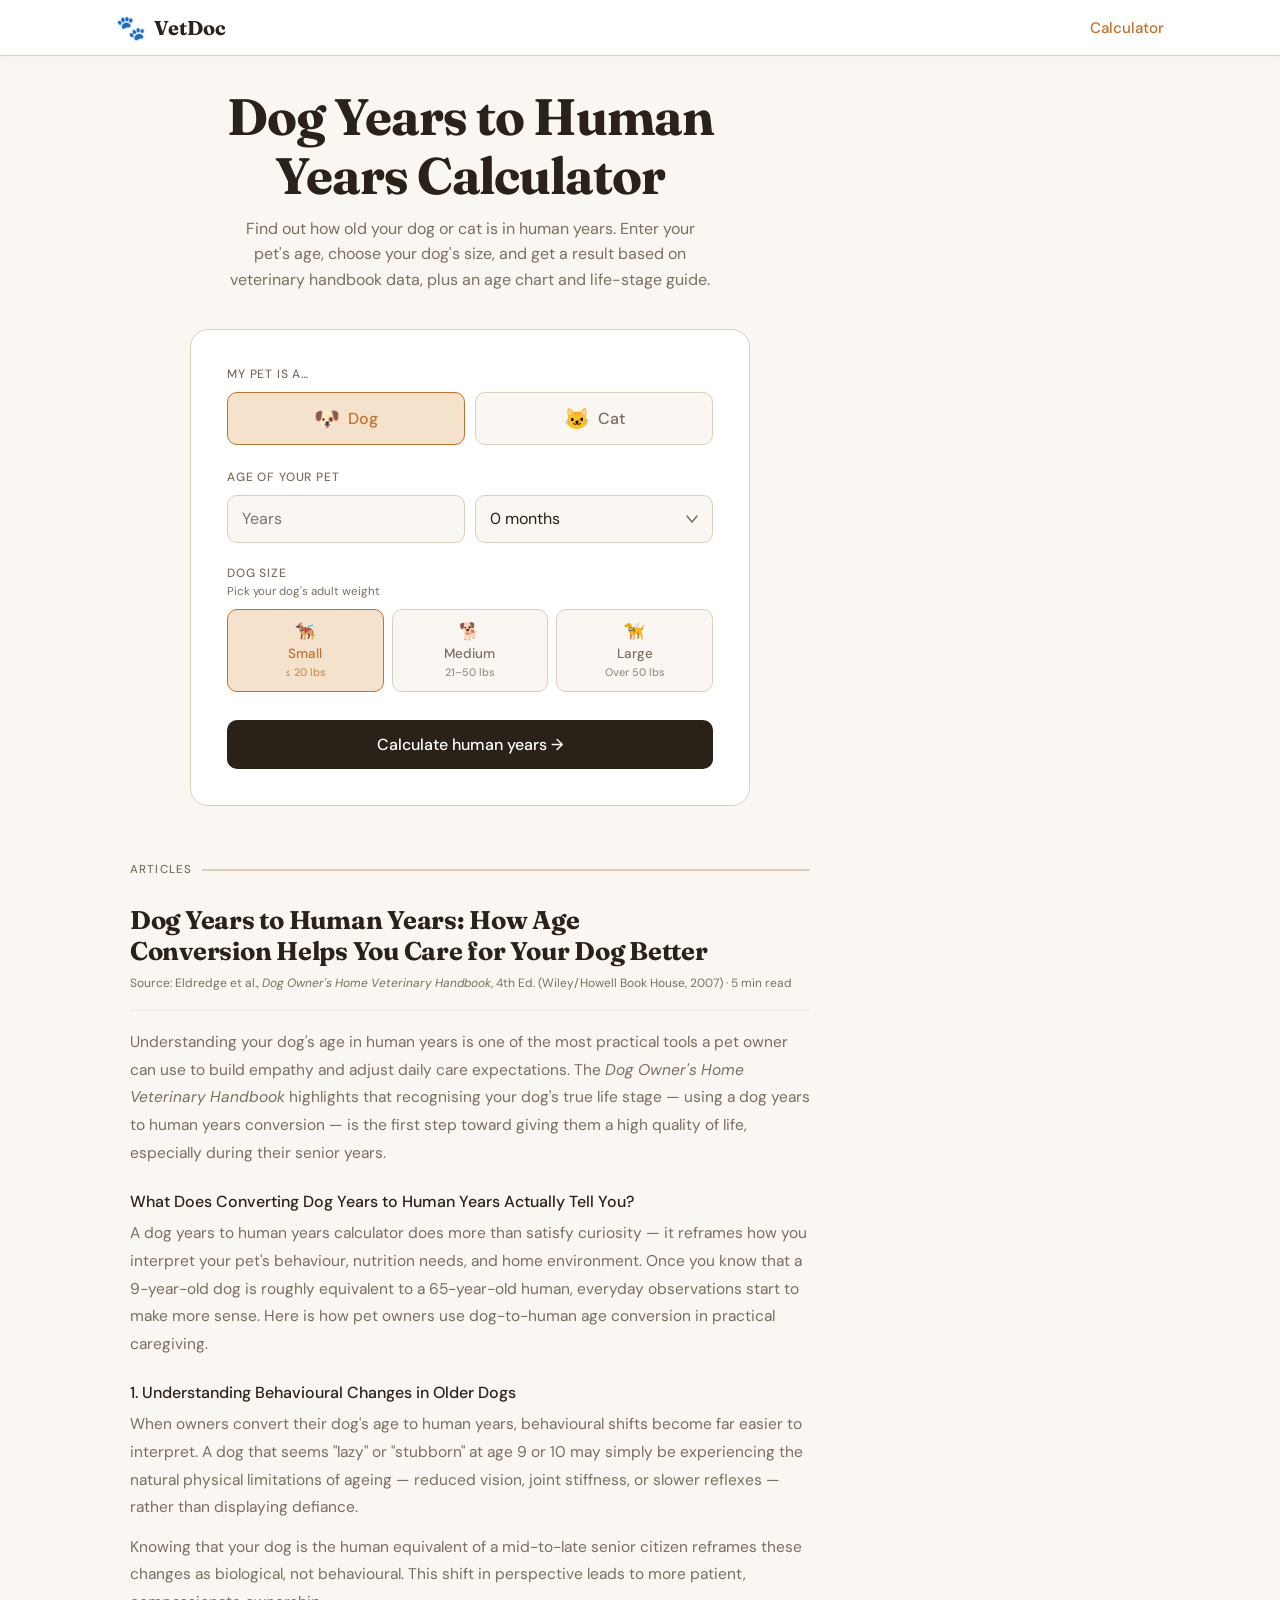
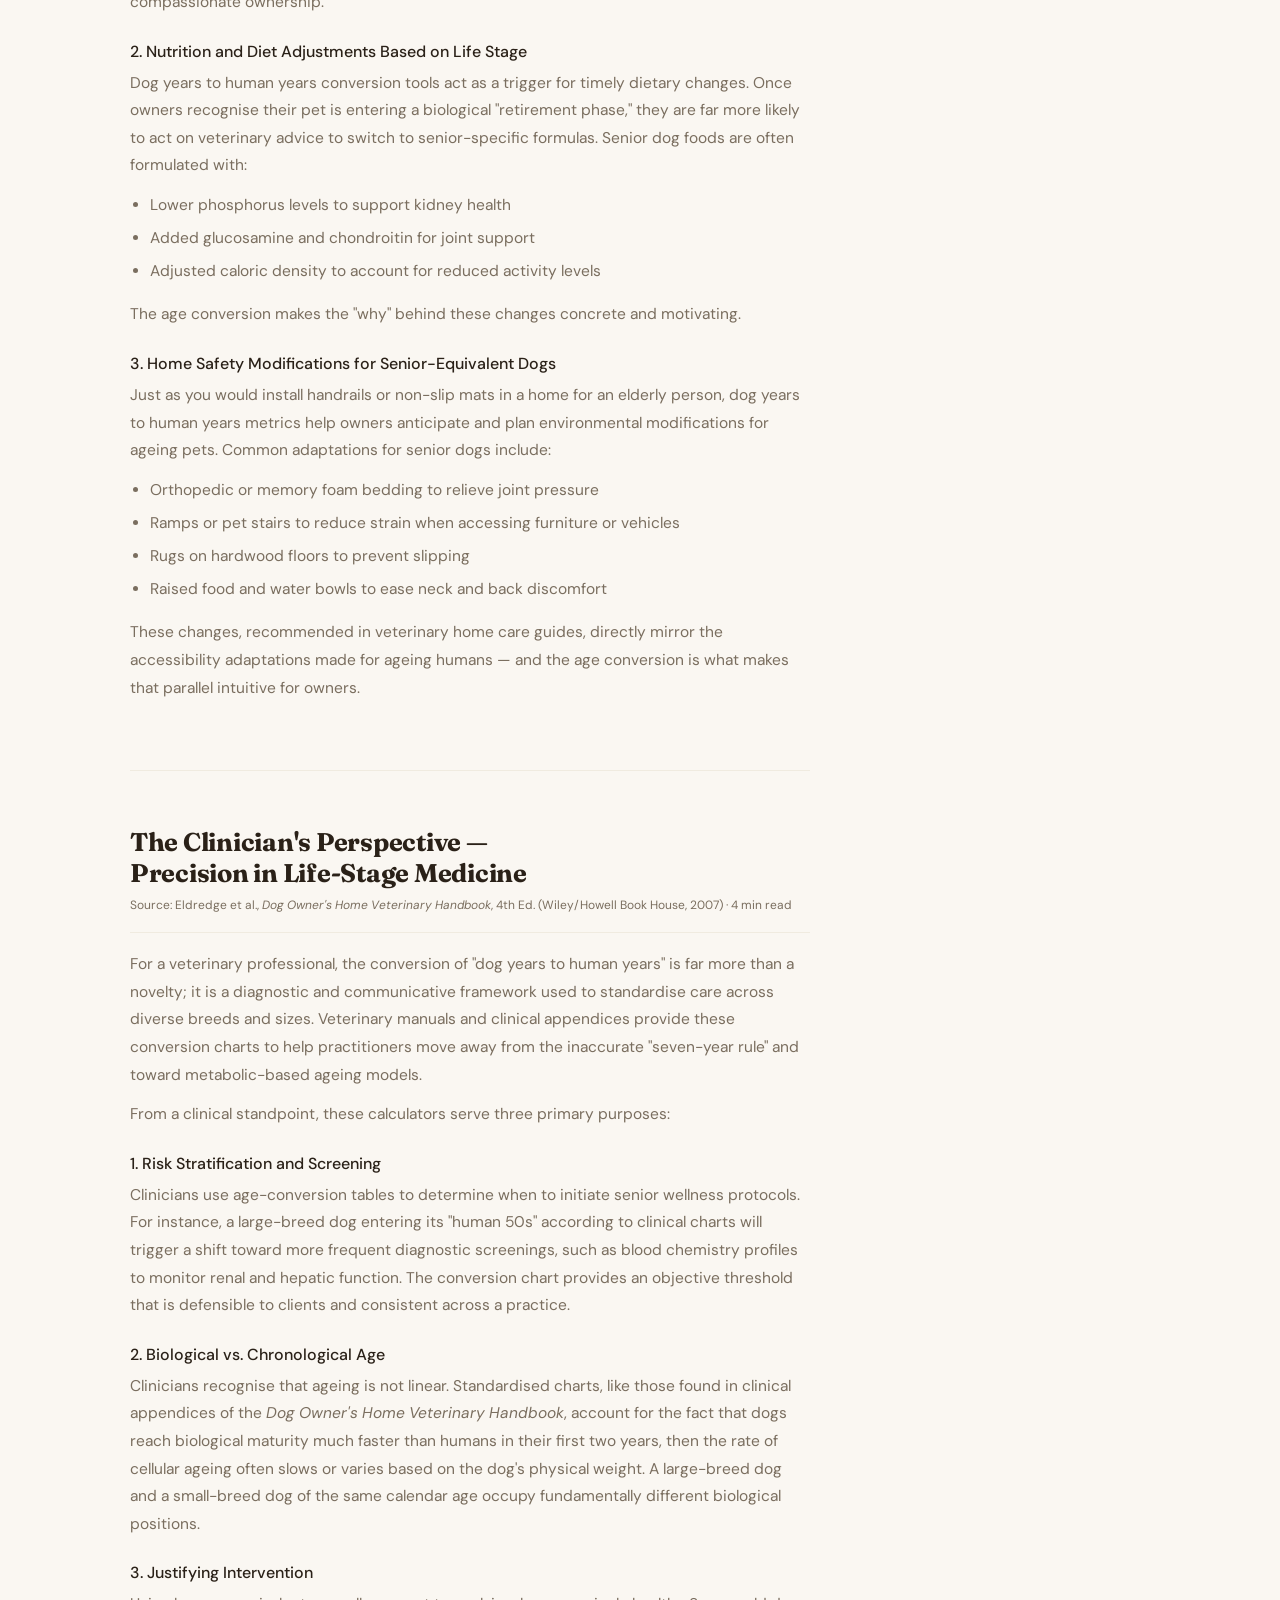
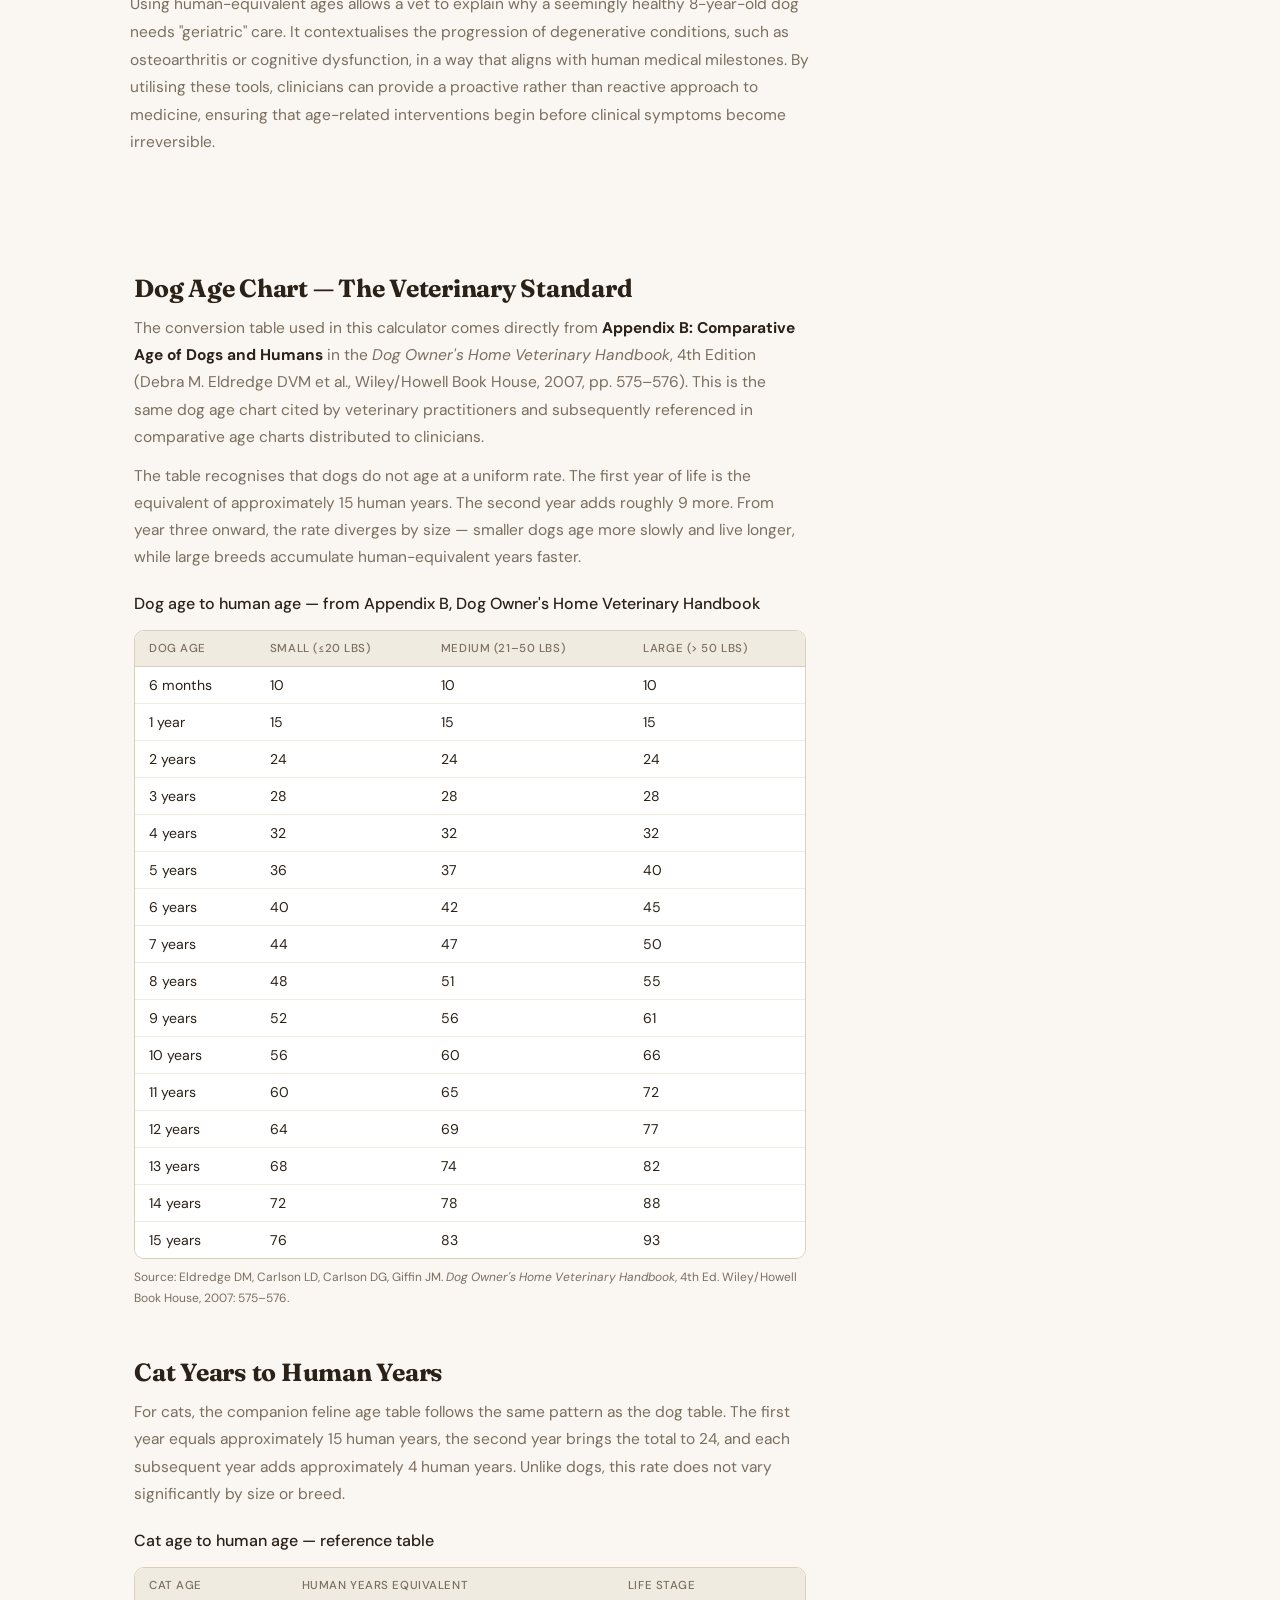
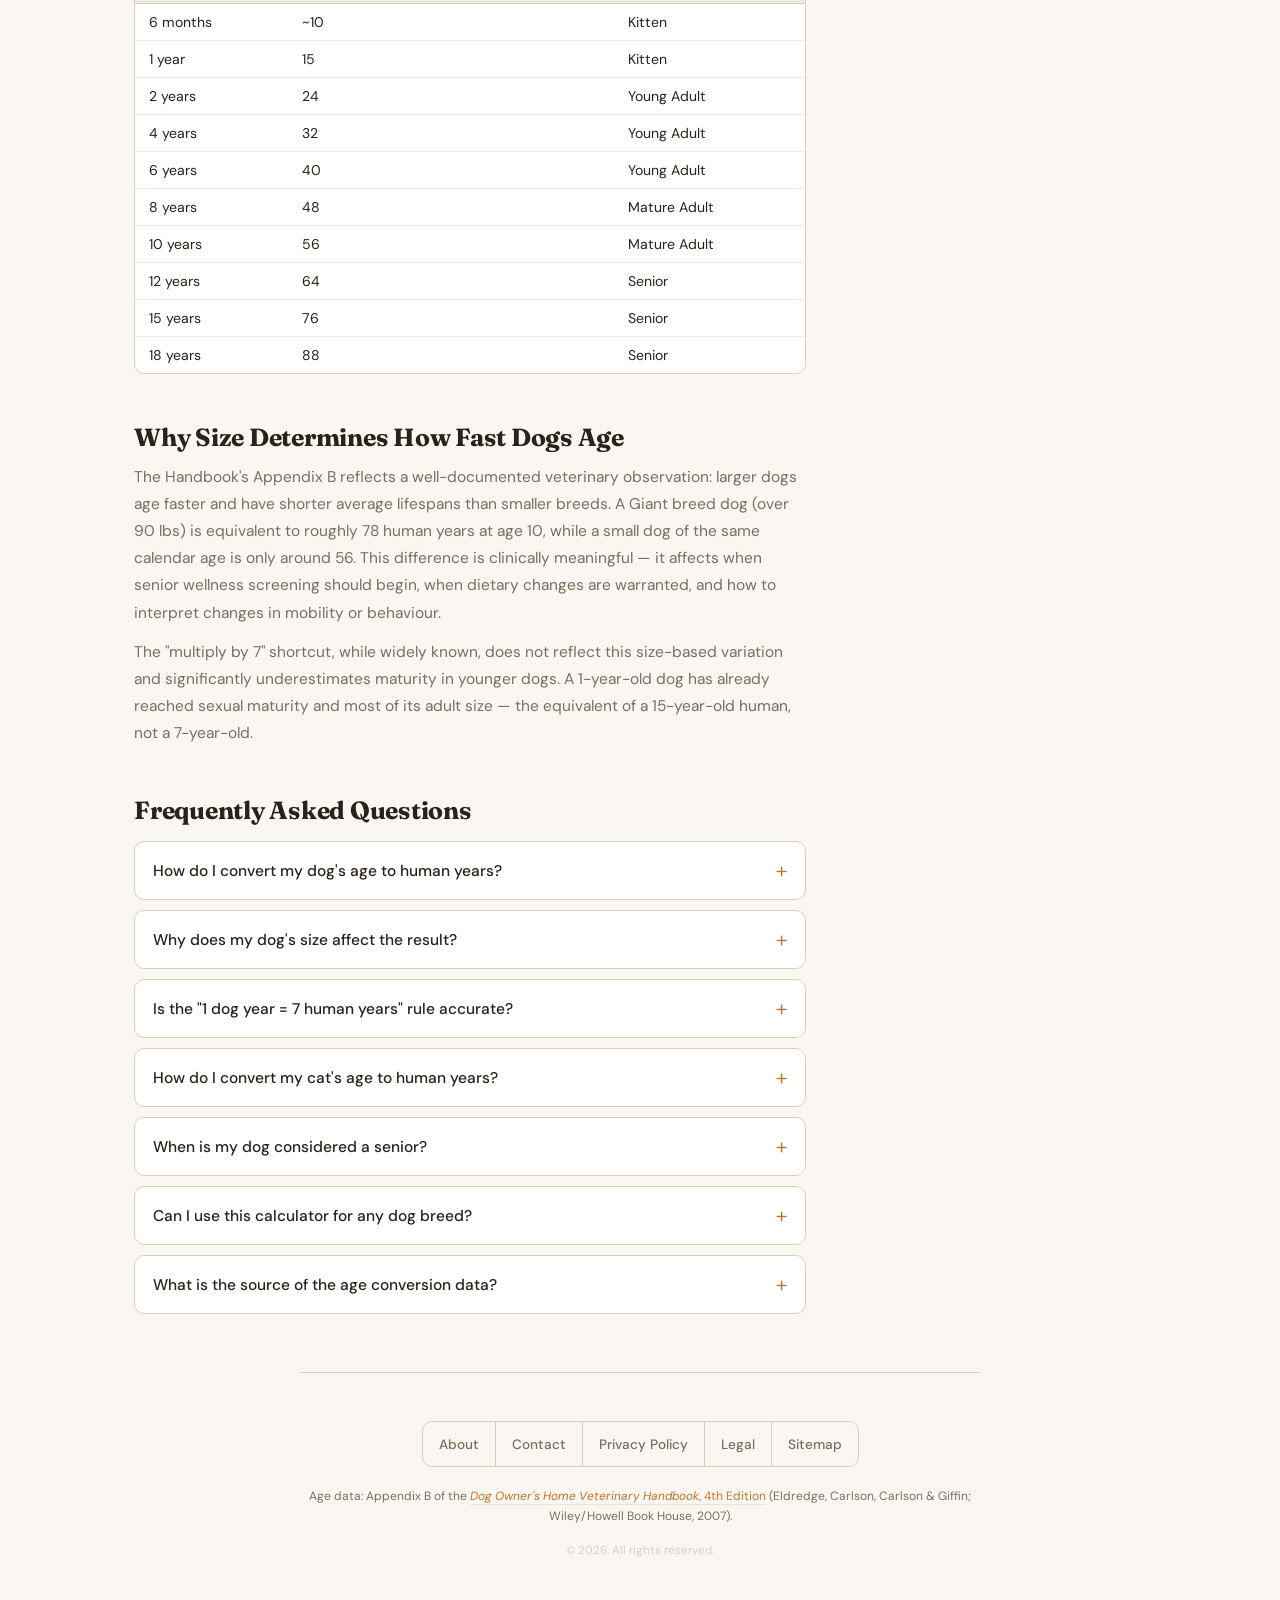
<file: index.html>
<!DOCTYPE html>
<html lang="en">
<head>
<meta charset="UTF-8">
<meta name="viewport" content="width=device-width, initial-scale=1.0">
<title>Dog Years to Human Years Calculator & Cat Age Chart | VetDoc</title>
<meta name="description" content="Free dog years to human years calculator and cat age chart. Convert your pet's age to human years by size, using veterinary handbook data.">
<meta name="robots" content="index, follow, max-snippet:-1, max-image-preview:large, max-video-preview:-1">
<meta name="author" content="VetDoc">
<link rel="icon" href="data:image/svg+xml,%3Csvg xmlns='http://www.w3.org/2000/svg' viewBox='0 0 100 100'%3E%3Ctext y='.9em' font-size='90'%3E%F0%9F%90%BE%3C/text%3E%3C/svg%3E">
<link rel="canonical" href="https://vetdoc.care/">
<meta property="og:type" content="website">
<meta property="og:title" content="Dog Years to Human Years Calculator & Cat Age Chart">
<meta property="og:description" content="Convert dog years or cat years to human years. Based on the Dog Owner's Home Veterinary Handbook, Appendix B.">
<meta property="og:url" content="https://vetdoc.care/">
<meta property="og:site_name" content="VetDoc">
<meta name="twitter:card" content="summary_large_image">
<meta name="twitter:title" content="Dog Years to Human Years Calculator & Cat Age Chart">
<meta name="twitter:description" content="Handbook-based pet age converter. Free, accurate, size-adjusted for dogs and cats.">
<script type="application/ld+json">
{"@context":"https://schema.org","@graph":[{"@type":"WebApplication","name":"Pet Age Calculator","alternateName":["Dog Age Calculator","Cat Age Calculator"],"url":"https://vetdoc.care/","description":"Converts dog years and cat years to human years using age tables from the Dog Owner's Home Veterinary Handbook, 4th Edition (Eldredge et al., Wiley, 2007).","applicationCategory":"UtilitiesApplication","operatingSystem":"All","offers":{"@type":"Offer","price":"0","priceCurrency":"USD"}},{"@type":"FAQPage","mainEntity":[{"@type":"Question","name":"How do you convert dog years to human years?","acceptedAnswer":{"@type":"Answer","text":"According to Appendix B of the Dog Owner's Home Veterinary Handbook (Eldredge et al., 4th Ed., Wiley 2007), the first year of a dog's life equals 15 human years and the second year equals 24. After that, each additional year adds fewer human years depending on the dog's size. Small dogs (under 20 lbs) age more slowly than large or giant breeds."}},{"@type":"Question","name":"What is the source for this pet age calculator?","acceptedAnswer":{"@type":"Answer","text":"The conversion table is sourced from Appendix B: Comparative Age of Dogs and Humans, in the Dog Owner's Home Veterinary Handbook, 4th Edition, by Debra M. Eldredge DVM, Liisa D. Carlson DVM, Delbert G. Carlson DVM, and James M. Giffin MD (Wiley/Howell Book House, 2007, pages 575-576)."}},{"@type":"Question","name":"How old is a 7-year-old dog in human years?","acceptedAnswer":{"@type":"Answer","text":"Per Appendix B of the Dog Owner's Home Veterinary Handbook: a 7-year-old small dog (under 20 lbs) is approximately 44 human years; a medium dog (21–50 lbs) approximately 47; a large dog (over 50 lbs) approximately 50."}},{"@type":"Question","name":"How old is a 10-year-old dog in human years?","acceptedAnswer":{"@type":"Answer","text":"Per Appendix B of the Dog Owner's Home Veterinary Handbook: a 10-year-old small dog is approximately 56 human years; a medium dog approximately 60; a large dog (over 50 lbs) approximately 66."}},{"@type":"Question","name":"Is the '1 dog year equals 7 human years' rule accurate?","acceptedAnswer":{"@type":"Answer","text":"No. The Dog Owner's Home Veterinary Handbook provides a size-adjusted table showing dogs age far faster in their first two years than the multiply-by-7 rule implies. A 1-year-old dog is already equivalent to 15 human years — not 7. The rate then varies substantially by size."}}]}]}
</script>
<link rel="preconnect" href="https://fonts.googleapis.com">
<link href="https://fonts.googleapis.com/css2?family=Fraunces:ital,opsz,wght@0,9..144,300;0,9..144,500;0,9..144,700;1,9..144,400&family=DM+Sans:wght@400;500&display=swap" rel="stylesheet">
<style>
*,*::before,*::after{box-sizing:border-box;margin:0;padding:0;}
:root{--sand:#FAF7F2;--sand-mid:#F0EBE0;--sand-dark:#D9CFBB;--ink:#2A2118;--ink-muted:#7A6E5F;--amber:#C4722A;--amber-light:#F5E2CC;--teal:#2A7A6A;--teal-light:#CDF0E8;--radius:18px;--radius-sm:10px;--tap:48px;}
html{-webkit-text-size-adjust:100%;}
body{font-family:'DM Sans',sans-serif;background:var(--sand);color:var(--ink);min-height:100vh;display:flex;flex-direction:column;align-items:center;padding:0 0 80px 0;overflow-x:hidden;width:100%;}
.hidden{display:none!important;}
.site-header{width:100%;background:#fff;border-bottom:1.5px solid var(--sand-dark);position:sticky;top:0;z-index:50;box-shadow:0 2px 10px rgba(0,0,0,0.03);}
.header-inner{max-width:1080px;margin:0 auto;display:flex;align-items:center;justify-content:space-between;padding:12px 16px;flex-wrap:wrap;gap:16px;}
.brand{display:flex;align-items:center;gap:8px;text-decoration:none;}
.brand-icon{font-size:1.5rem;}
.brand-name{font-family:'Fraunces',serif;font-size:1.25rem;font-weight:700;color:var(--ink);}
.main-nav{display:flex;gap:20px;flex-wrap:wrap;align-items:center;}
.nav-link{font-family:'DM Sans',sans-serif;font-size:0.95rem;font-weight:500;color:var(--ink-muted);text-decoration:none;transition:color 0.2s;}
.nav-link:hover,.nav-link.active{color:var(--amber);}
.layout-wrapper{max-width:1080px;width:100%;margin:32px auto 0;padding:0 12px;display:grid;grid-template-columns:minmax(0,1fr) 300px;gap:40px;align-items:start;box-sizing:border-box;min-width:0;}
.main-content{display:flex;flex-direction:column;align-items:center;width:100%;min-width:0;}
.sidebar{width:100%;min-width:0;}
.calc-header{text-align:center;margin-bottom:36px;width:100%;max-width:560px;}
.calc-title{font-family:'Fraunces',serif;font-size:clamp(1.75rem,5vw,3.2rem);font-weight:700;line-height:1.15;letter-spacing:-0.02em;color:var(--ink);text-wrap:balance;}
.subtitle{margin-top:10px;font-size:clamp(0.88rem,2.5vw,1rem);color:var(--ink-muted);line-height:1.6;max-width:480px;margin-left:auto;margin-right:auto;}
.ad-placeholder{background:var(--sand-mid);border:1px dashed var(--ink-muted);border-radius:var(--radius-sm);display:flex;flex-direction:column;align-items:center;justify-content:center;gap:6px;text-align:center;}
.ad-placeholder .ad-label{font-size:0.68rem;font-weight:500;letter-spacing:.1em;text-transform:uppercase;color:var(--sand-dark);}
.ad-placeholder .ad-size{font-size:0.78rem;color:var(--sand-dark);}
.ad-right{width:100%;height:600px;position:sticky;top:80px;}
.ad-bottom{width:100%;max-width:728px;height:90px;margin:40px auto;}
.card{background:#fff;border:1.5px solid var(--sand-dark);border-radius:var(--radius);padding:clamp(16px,4vw,36px);width:100%;max-width:560px;box-sizing:border-box;}
.toggle-group{display:grid;grid-template-columns:1fr 1fr;gap:10px;margin-bottom:24px;}
.toggle-btn{border:1.5px solid var(--sand-dark);background:var(--sand);border-radius:var(--radius-sm);min-height:var(--tap);padding:12px 10px;cursor:pointer;font-family:'DM Sans',sans-serif;font-size:clamp(0.95rem,3vw,1rem);font-weight:500;color:var(--ink-muted);transition:all .18s ease;display:flex;align-items:center;justify-content:center;gap:8px;white-space:nowrap;}
.toggle-btn span.emoji{font-size:1.3rem;}
.toggle-btn:hover{border-color:var(--amber);color:var(--amber);background:var(--amber-light);}
.toggle-btn.active{background:var(--amber-light);border-color:var(--amber);color:var(--amber);}
.field{margin-bottom:22px;}
label{display:block;font-size:0.75rem;font-weight:500;letter-spacing:.07em;text-transform:uppercase;color:var(--ink-muted);margin-bottom:10px;}
.size-hint{font-size:0.72rem;color:var(--ink-muted);display:block;font-weight:400;text-transform:none;letter-spacing:0;margin-top:3px;}
.age-row{display:grid;grid-template-columns:1fr 1fr;gap:10px;}
select,input[type="number"]{width:100%;min-height:var(--tap);border:1.5px solid var(--sand-dark);border-radius:var(--radius-sm);background:var(--sand);font-family:'DM Sans',sans-serif;font-size:16px;color:var(--ink);padding:12px 14px;appearance:none;-webkit-appearance:none;transition:border-color .15s;outline:none;}
select{background-image:url("data:image/svg+xml,%3Csvg width='12' height='8' viewBox='0 0 12 8' fill='none' xmlns='http://www.w3.org/2000/svg'%3E%3Cpath d='M1 1L6 7L11 1' stroke='%237A6E5F' stroke-width='1.5' stroke-linecap='round' stroke-linejoin='round'/%3E%3C/svg%3E");background-repeat:no-repeat;background-position:right 14px center;padding-right:38px;cursor:pointer;}
select:focus,input[type="number"]:focus{border-color:var(--amber);background:#fff;}
.size-grid{display:grid;grid-template-columns:repeat(3,1fr);gap:8px;}
.size-btn{border:1.5px solid var(--sand-dark);background:var(--sand);border-radius:var(--radius-sm);min-height:var(--tap);padding:10px 4px;cursor:pointer;font-family:'DM Sans',sans-serif;font-size:clamp(0.72rem,2.3vw,0.84rem);font-weight:500;color:var(--ink-muted);transition:all .15s ease;text-align:center;line-height:1.35;}
.size-btn .dog-emoji{display:block;margin-bottom:3px;font-size:1.05rem;}
.size-btn:hover{border-color:var(--amber);color:var(--amber);}
.size-btn.active{background:var(--amber-light);border-color:var(--amber);color:var(--amber);}
.calc-btn{width:100%;min-height:var(--tap);background:var(--ink);color:#fff;font-family:'DM Sans',sans-serif;font-size:1rem;font-weight:500;padding:14px 20px;border:none;border-radius:var(--radius-sm);cursor:pointer;transition:background .18s ease,transform .1s ease;margin-top:6px;}
.calc-btn:hover{background:var(--amber);}
.calc-btn:active{transform:scale(0.98);}
.error-msg{margin-top:12px;background:#FFF3F3;border:1.5px solid #F09595;border-radius:var(--radius-sm);padding:12px 14px;font-size:0.9rem;color:#A32D2D;display:none;}
.result-card{background:var(--teal-light);border:0px solid var(--teal);border-radius:var(--radius);padding:0 clamp(16px,5vw,28px);margin-top:0;max-height:0;overflow:hidden;text-align:center;opacity:0;transform:translateY(10px);transition:all .35s ease;}
.result-card.visible{border-width:1.5px;padding:clamp(16px,5vw,28px);margin-top:20px;max-height:400px;opacity:1;transform:translateY(0);}
.articles-section{width:100%;max-width:680px;margin-top:56px;}
.articles-section-label{font-size:0.72rem;font-weight:500;letter-spacing:.1em;text-transform:uppercase;color:var(--ink-muted);margin-bottom:28px;display:flex;align-items:center;gap:10px;}
.articles-section-label::after{content:'';flex:1;height:1.5px;background:var(--sand-dark);}
.article-block{margin-bottom:56px;padding-bottom:56px;border-bottom:1.5px solid var(--sand-mid);}
.article-block:last-child{border-bottom:none;margin-bottom:0;padding-bottom:0;}
.article-block h2{font-family:'Fraunces',serif;font-size:clamp(1.3rem,4vw,1.6rem);font-weight:700;color:var(--ink);margin-bottom:6px;margin-top:0;letter-spacing:-0.01em;line-height:1.2;text-wrap:balance;}
.article-block .article-meta{font-size:0.75rem;color:var(--ink-muted);margin-bottom:18px;padding-bottom:16px;border-bottom:1.5px solid var(--sand-mid);}
.article-block h3{font-family:'DM Sans',sans-serif;font-size:1rem;font-weight:500;color:var(--ink);margin-top:24px;margin-bottom:8px;}
.article-block p{font-size:clamp(0.9rem,2.5vw,0.97rem);color:var(--ink-muted);line-height:1.78;margin-bottom:12px;}
.article-block ul{padding-left:20px;margin-bottom:16px;}
.article-block li{font-size:clamp(0.9rem,2.5vw,0.97rem);color:var(--ink-muted);line-height:1.75;margin-bottom:6px;}
.content-wrap{width:100%;max-width:680px;margin-top:56px;padding:0 4px;}
.content-wrap h2{font-family:'Fraunces',serif;font-size:clamp(1.3rem,4vw,1.55rem);font-weight:700;color:var(--ink);margin-bottom:12px;margin-top:48px;letter-spacing:-0.01em;text-wrap:balance;}
.content-wrap h3{font-size:1rem;font-weight:500;color:var(--ink);margin-top:22px;margin-bottom:6px;}
.content-wrap p{font-size:clamp(0.9rem,2.5vw,0.97rem);color:var(--ink-muted);line-height:1.75;margin-bottom:12px;}
.content-wrap strong{color:var(--ink);}
.table-wrap{overflow-x:auto;-webkit-overflow-scrolling:touch;margin:16px 0 24px;border-radius:var(--radius-sm);border:1.5px solid var(--sand-dark);position:relative;}
table{width:100%;border-collapse:collapse;font-size:clamp(0.78rem,2.3vw,0.88rem);background:#fff;min-width:300px;}
thead tr{background:var(--sand-mid);}
th{padding:10px 14px;text-align:left;white-space:nowrap;font-weight:500;font-size:0.72rem;letter-spacing:.05em;text-transform:uppercase;color:var(--ink-muted);border-bottom:1.5px solid var(--sand-dark);}
td{padding:9px 14px;color:var(--ink);border-bottom:1px solid var(--sand-mid);white-space:nowrap;}
tr:last-child td{border-bottom:none;}
tbody tr:hover{background:var(--sand);}
.faq-list{margin-top:16px;}
details{border:1.5px solid var(--sand-dark);border-radius:var(--radius-sm);margin-bottom:10px;background:#fff;overflow:hidden;}
summary{min-height:var(--tap);padding:14px 18px;font-weight:500;font-size:clamp(0.88rem,2.8vw,0.97rem);cursor:pointer;list-style:none;color:var(--ink);display:flex;justify-content:space-between;align-items:center;gap:12px;}
summary::-webkit-details-marker{display:none;}
summary::after{content:'+';font-size:1.4rem;color:var(--amber);font-weight:300;flex-shrink:0;transition:transform .2s;}
details[open] summary::after{transform:rotate(45deg);}
.faq-answer{padding:14px 18px 18px;font-size:clamp(0.86rem,2.5vw,0.93rem);color:var(--ink-muted);line-height:1.7;border-top:1px solid var(--sand-mid);}
.divider{border:none;border-top:1.5px solid var(--sand-dark);margin:48px auto;width:100%;max-width:680px;}
.site-footer{width:100%;max-width:680px;text-align:center;padding:0 8px 40px;margin:0 auto;}
.footer-nav{display:flex;flex-wrap:wrap;justify-content:center;margin-bottom:20px;border:1.5px solid var(--sand-dark);border-radius:var(--radius-sm);overflow:hidden;width:fit-content;margin-left:auto;margin-right:auto;}
.footer-link{background:none;border:none;cursor:pointer;font-family:'DM Sans',sans-serif;font-size:0.85rem;font-weight:500;color:var(--ink-muted);padding:10px 16px;min-height:44px;transition:color .15s,background .15s;border-right:1px solid var(--sand-dark);}
.footer-link:last-child{border-right:none;}
.footer-link:hover{color:var(--amber);background:var(--amber-light);}
.footer-sources{font-size:0.75rem;color:var(--ink-muted);line-height:1.65;margin-bottom:16px;}
.footer-sources a{color:var(--amber);text-decoration:none;border-bottom:1px solid var(--amber-light);}
.footer-copy{font-size:0.72rem;color:var(--sand-dark);}
.modal-backdrop{display:none;position:fixed;inset:0;background:rgba(42,33,24,.5);backdrop-filter:blur(3px);-webkit-backdrop-filter:blur(3px);z-index:100;}
.modal-backdrop.open{display:block;}
.modal{display:none;position:fixed;top:50%;left:50%;transform:translate(-50%,-48%);opacity:0;transition:opacity .22s ease,transform .22s ease;width:min(92vw,560px);max-height:82vh;overflow-y:auto;background:#fff;border:1.5px solid var(--sand-dark);border-radius:var(--radius);padding:clamp(22px,5vw,36px);z-index:101;}
.modal.open{display:block;opacity:1;transform:translate(-50%,-50%);}
.modal-close{position:absolute;top:14px;right:14px;background:var(--sand);border:1.5px solid var(--sand-dark);border-radius:50%;width:32px;height:32px;cursor:pointer;display:flex;align-items:center;justify-content:center;}
.modal-close:hover{background:var(--amber-light);color:var(--amber);border-color:var(--amber);}
.modal h2{font-family:'Fraunces',serif;font-size:clamp(1.3rem,4vw,1.6rem);font-weight:700;margin-bottom:14px;}
.modal h3{font-size:0.95rem;font-weight:500;margin-top:20px;margin-bottom:6px;}
.modal p,.modal li{font-size:0.92rem;color:var(--ink-muted);line-height:1.7;margin-bottom:10px;}
.modal a{color:var(--amber);text-decoration:none;border-bottom:1px solid var(--amber-light);}
.contact-item{display:flex;gap:14px;align-items:flex-start;padding:14px;border:1.5px solid var(--sand-dark);border-radius:var(--radius-sm);margin-bottom:10px;background:var(--sand);}
.sitemap-section{margin-bottom:20px;}
.sitemap-section h3{font-size:0.82rem;font-weight:500;color:var(--ink-muted);text-transform:uppercase;letter-spacing:.06em;margin-bottom:8px;margin-top:0;}
.sitemap-section ul{list-style:none;padding:0;}
.sitemap-section li{padding:3px 0;}
.sitemap-section a{font-size:0.92rem;}
.sitemap-btn{background:none;border:none;border-bottom:1px solid var(--amber-light);cursor:pointer;font-family:'DM Sans',sans-serif;font-size:0.92rem;color:var(--amber);padding:0;}
.sitemap-btn:hover{border-color:var(--amber);}
@media(max-width:850px){.layout-wrapper{grid-template-columns:1fr;gap:28px;}.ad-right{height:250px;position:static;}.sidebar{width:100%;}.main-content{min-width:0;}.card{min-width:0;}}
@media(max-width:720px){.toggle-group,.age-row{grid-template-columns:1fr;}.size-grid{grid-template-columns:repeat(2,1fr);}.card{padding:18px 14px;}.table-wrap{overflow-x:auto;}.footer-nav{width:100%;}.footer-link{width:100%;text-align:center;}}
@media(max-width:600px){.toggle-btn{font-size:0.95rem;}.size-grid{grid-template-columns:1fr;}.table-wrap{border-radius:calc(var(--radius-sm) - 2px);}.table-wrap table{min-width:100%;}.table-wrap th,.table-wrap td{white-space:normal;}.article-block{padding-bottom:32px;}.content-wrap{padding:0;}}
</style>
</head>
<body>
<header class="site-header">
<div class="header-inner">
<a href="/" class="brand" aria-label="VetDoc Home"><span class="brand-icon" aria-hidden="true">🐾</span><span class="brand-name">VetDoc</span></a>
<nav class="main-nav" aria-label="Primary Navigation">
<a href="/" class="nav-link active" aria-current="page">Calculator</a>
<!-- <a href="/symptoms" class="nav-link">Symptoms</a>
<a href="/consultant" class="nav-link">Doctor Consultant</a> -->
</nav>
</div>
</header>
<div class="layout-wrapper">
<main class="main-content">
<div class="calc-header">
<h1 class="calc-title">Dog Years to Human Years Calculator</h1>
<p class="subtitle">Find out how old your dog or cat is in human years. Enter your pet's age, choose your dog's size, and get a result based on veterinary handbook data, plus an age chart and life-stage guide.</p>
</div>
<div class="card" id="calculator-card" role="region" aria-label="Pet age calculator">
<div class="field">
<label id="pet-type-label">My pet is a…</label>
<div class="toggle-group" role="group" aria-labelledby="pet-type-label">
<button class="toggle-btn active" id="btn-dog" onclick="selectPet('dog')" aria-pressed="true"><span class="emoji" aria-hidden="true">🐶</span> Dog</button>
<button class="toggle-btn" id="btn-cat" onclick="selectPet('cat')" aria-pressed="false"><span class="emoji" aria-hidden="true">🐱</span> Cat</button>
</div>
</div>
<div class="field">
<label>Age of your pet</label>
<div class="age-row">
<input type="number" id="age-years" placeholder="Years" min="0" max="30" step="1" inputmode="numeric" aria-label="Age in years"/>
<select id="age-months" aria-label="Additional months">
<option value="0">0 months</option><option value="1">1 month</option><option value="2">2 months</option><option value="3">3 months</option>
<option value="4">4 months</option><option value="5">5 months</option><option value="6">6 months</option><option value="7">7 months</option>
<option value="8">8 months</option><option value="9">9 months</option><option value="10">10 months</option><option value="11">11 months</option>
</select>
</div>
</div>
<div class="field" id="size-field">
<label id="size-label">Dog size <span class="size-hint">Pick your dog's adult weight</span></label>
<div class="size-grid" role="group" aria-labelledby="size-label">
<button class="size-btn active" id="size-small" onclick="selectSize('small')" aria-pressed="true"><span class="dog-emoji" aria-hidden="true">🐕‍🦺</span>Small<br><span style="font-size:.68rem;opacity:.75">≤ 20 lbs</span></button>
<button class="size-btn" id="size-medium" onclick="selectSize('medium')" aria-pressed="false"><span class="dog-emoji" aria-hidden="true">🐕</span>Medium<br><span style="font-size:.68rem;opacity:.75">21–50 lbs</span></button>
<button class="size-btn" id="size-large" onclick="selectSize('large')" aria-pressed="false"><span class="dog-emoji" aria-hidden="true">🦮</span>Large<br><span style="font-size:.68rem;opacity:.75">Over 50 lbs</span></button>
</div>
</div>
<button class="calc-btn" onclick="calculate()">Calculate human years →</button>
<div class="error-msg" id="error-msg" role="alert">Please enter your pet's age in years or months.</div>
<div class="result-card" id="result-card" role="status" aria-live="polite">
<div class="result-label" id="result-label">Your dog is equivalent to</div>
<div class="result-number" id="result-number">—</div>
<span class="result-unit">human years old</span>
<p class="result-context" id="result-context"></p>
</div>
</div>

<!-- AdSense slot (bottom): paste your ad unit code here after approval -->

<div class="articles-section">
<p class="articles-section-label">Articles</p>
<article class="article-block" id="article-owner">
<h2>Dog Years to Human Years: How Age Conversion Helps You Care for Your Dog Better</h2>
<p class="article-meta">Source: Eldredge et al., <em>Dog Owner's Home Veterinary Handbook</em>, 4th Ed. (Wiley/Howell Book House, 2007) · 5 min read</p>
<p>Understanding your dog's age in human years is one of the most practical tools a pet owner can use to build empathy and adjust daily care expectations. The <em>Dog Owner's Home Veterinary Handbook</em> highlights that recognising your dog's true life stage — using a dog years to human years conversion — is the first step toward giving them a high quality of life, especially during their senior years.</p>
<h3>What Does Converting Dog Years to Human Years Actually Tell You?</h3>
<p>A dog years to human years calculator does more than satisfy curiosity — it reframes how you interpret your pet's behaviour, nutrition needs, and home environment. Once you know that a 9-year-old dog is roughly equivalent to a 65-year-old human, everyday observations start to make more sense. Here is how pet owners use dog-to-human age conversion in practical caregiving.</p>
<h3>1. Understanding Behavioural Changes in Older Dogs</h3>
<p>When owners convert their dog's age to human years, behavioural shifts become far easier to interpret. A dog that seems "lazy" or "stubborn" at age 9 or 10 may simply be experiencing the natural physical limitations of ageing — reduced vision, joint stiffness, or slower reflexes — rather than displaying defiance.</p>
<p>Knowing that your dog is the human equivalent of a mid-to-late senior citizen reframes these changes as biological, not behavioural. This shift in perspective leads to more patient, compassionate ownership.</p>
<h3>2. Nutrition and Diet Adjustments Based on Life Stage</h3>
<p>Dog years to human years conversion tools act as a trigger for timely dietary changes. Once owners recognise their pet is entering a biological "retirement phase," they are far more likely to act on veterinary advice to switch to senior-specific formulas. Senior dog foods are often formulated with:</p>
<ul>
<li>Lower phosphorus levels to support kidney health</li>
<li>Added glucosamine and chondroitin for joint support</li>
<li>Adjusted caloric density to account for reduced activity levels</li>
</ul>
<p>The age conversion makes the "why" behind these changes concrete and motivating.</p>
<h3>3. Home Safety Modifications for Senior-Equivalent Dogs</h3>
<p>Just as you would install handrails or non-slip mats in a home for an elderly person, dog years to human years metrics help owners anticipate and plan environmental modifications for ageing pets. Common adaptations for senior dogs include:</p>
<ul>
<li>Orthopedic or memory foam bedding to relieve joint pressure</li>
<li>Ramps or pet stairs to reduce strain when accessing furniture or vehicles</li>
<li>Rugs on hardwood floors to prevent slipping</li>
<li>Raised food and water bowls to ease neck and back discomfort</li>
</ul>
<p>These changes, recommended in veterinary home care guides, directly mirror the accessibility adaptations made for ageing humans — and the age conversion is what makes that parallel intuitive for owners.</p>
</article>
<article class="article-block" id="article-clinician">
<h2>The Clinician's Perspective — Precision in Life-Stage Medicine</h2>
<p class="article-meta">Source: Eldredge et al., <em>Dog Owner's Home Veterinary Handbook</em>, 4th Ed. (Wiley/Howell Book House, 2007) · 4 min read</p>
<p>For a veterinary professional, the conversion of "dog years to human years" is far more than a novelty; it is a diagnostic and communicative framework used to standardise care across diverse breeds and sizes. Veterinary manuals and clinical appendices provide these conversion charts to help practitioners move away from the inaccurate "seven-year rule" and toward metabolic-based ageing models.</p>
<p>From a clinical standpoint, these calculators serve three primary purposes:</p>
<h3>1. Risk Stratification and Screening</h3>
<p>Clinicians use age-conversion tables to determine when to initiate senior wellness protocols. For instance, a large-breed dog entering its "human 50s" according to clinical charts will trigger a shift toward more frequent diagnostic screenings, such as blood chemistry profiles to monitor renal and hepatic function. The conversion chart provides an objective threshold that is defensible to clients and consistent across a practice.</p>
<h3>2. Biological vs. Chronological Age</h3>
<p>Clinicians recognise that ageing is not linear. Standardised charts, like those found in clinical appendices of the <em>Dog Owner's Home Veterinary Handbook</em>, account for the fact that dogs reach biological maturity much faster than humans in their first two years, then the rate of cellular ageing often slows or varies based on the dog's physical weight. A large-breed dog and a small-breed dog of the same calendar age occupy fundamentally different biological positions.</p>
<h3>3. Justifying Intervention</h3>
<p>Using human-equivalent ages allows a vet to explain why a seemingly healthy 8-year-old dog needs "geriatric" care. It contextualises the progression of degenerative conditions, such as osteoarthritis or cognitive dysfunction, in a way that aligns with human medical milestones. By utilising these tools, clinicians can provide a proactive rather than reactive approach to medicine, ensuring that age-related interventions begin before clinical symptoms become irreversible.</p>
</article>
</div>
<div class="content-wrap">
<h2>Dog Age Chart — The Veterinary Standard</h2>
<p>The conversion table used in this calculator comes directly from <strong>Appendix B: Comparative Age of Dogs and Humans</strong> in the <em>Dog Owner's Home Veterinary Handbook</em>, 4th Edition (Debra M. Eldredge DVM et al., Wiley/Howell Book House, 2007, pp. 575–576). This is the same dog age chart cited by veterinary practitioners and subsequently referenced in comparative age charts distributed to clinicians.</p>
<p>The table recognises that dogs do not age at a uniform rate. The first year of life is the equivalent of approximately 15 human years. The second year adds roughly 9 more. From year three onward, the rate diverges by size — smaller dogs age more slowly and live longer, while large breeds accumulate human-equivalent years faster.</p>
<h3>Dog age to human age — from Appendix B, Dog Owner's Home Veterinary Handbook</h3>
<div class="table-wrap">
<table>
<thead><tr><th>Dog age</th><th>Small (≤20 lbs)</th><th>Medium (21–50 lbs)</th><th>Large (&gt; 50 lbs)</th></tr></thead>
<tbody>
<tr><td>6 months</td><td>10</td><td>10</td><td>10</td></tr><tr><td>1 year</td><td>15</td><td>15</td><td>15</td></tr>
<tr><td>2 years</td><td>24</td><td>24</td><td>24</td></tr><tr><td>3 years</td><td>28</td><td>28</td><td>28</td></tr>
<tr><td>4 years</td><td>32</td><td>32</td><td>32</td></tr><tr><td>5 years</td><td>36</td><td>37</td><td>40</td></tr>
<tr><td>6 years</td><td>40</td><td>42</td><td>45</td></tr><tr><td>7 years</td><td>44</td><td>47</td><td>50</td></tr>
<tr><td>8 years</td><td>48</td><td>51</td><td>55</td></tr><tr><td>9 years</td><td>52</td><td>56</td><td>61</td></tr>
<tr><td>10 years</td><td>56</td><td>60</td><td>66</td></tr><tr><td>11 years</td><td>60</td><td>65</td><td>72</td></tr>
<tr><td>12 years</td><td>64</td><td>69</td><td>77</td></tr><tr><td>13 years</td><td>68</td><td>74</td><td>82</td></tr>
<tr><td>14 years</td><td>72</td><td>78</td><td>88</td></tr><tr><td>15 years</td><td>76</td><td>83</td><td>93</td></tr>
</tbody>
</table>
</div>
<p style="font-size:0.75rem;color:var(--ink-muted);margin-top:-16px">Source: Eldredge DM, Carlson LD, Carlson DG, Giffin JM. <em>Dog Owner's Home Veterinary Handbook</em>, 4th Ed. Wiley/Howell Book House, 2007: 575–576.</p>
<h2>Cat Years to Human Years</h2>
<p>For cats, the companion feline age table follows the same pattern as the dog table. The first year equals approximately 15 human years, the second year brings the total to 24, and each subsequent year adds approximately 4 human years. Unlike dogs, this rate does not vary significantly by size or breed.</p>
<h3>Cat age to human age — reference table</h3>
<div class="table-wrap">
<table>
<thead><tr><th>Cat age</th><th>Human years equivalent</th><th>Life stage</th></tr></thead>
<tbody>
<tr><td>6 months</td><td>~10</td><td>Kitten</td></tr><tr><td>1 year</td><td>15</td><td>Kitten</td></tr>
<tr><td>2 years</td><td>24</td><td>Young Adult</td></tr><tr><td>4 years</td><td>32</td><td>Young Adult</td></tr>
<tr><td>6 years</td><td>40</td><td>Young Adult</td></tr><tr><td>8 years</td><td>48</td><td>Mature Adult</td></tr>
<tr><td>10 years</td><td>56</td><td>Mature Adult</td></tr><tr><td>12 years</td><td>64</td><td>Senior</td></tr>
<tr><td>15 years</td><td>76</td><td>Senior</td></tr><tr><td>18 years</td><td>88</td><td>Senior</td></tr>
</tbody>
</table>
</div>
<h2>Why Size Determines How Fast Dogs Age</h2>
<p>The Handbook's Appendix B reflects a well-documented veterinary observation: larger dogs age faster and have shorter average lifespans than smaller breeds. A Giant breed dog (over 90 lbs) is equivalent to roughly 78 human years at age 10, while a small dog of the same calendar age is only around 56. This difference is clinically meaningful — it affects when senior wellness screening should begin, when dietary changes are warranted, and how to interpret changes in mobility or behaviour.</p>
<p>The "multiply by 7" shortcut, while widely known, does not reflect this size-based variation and significantly underestimates maturity in younger dogs. A 1-year-old dog has already reached sexual maturity and most of its adult size — the equivalent of a 15-year-old human, not a 7-year-old.</p>
<h2>Frequently Asked Questions</h2>
<div class="faq-list">
<details><summary>How do I convert my dog's age to human years?</summary><div class="faq-answer">Enter your dog's age in years and months, select their size (small, medium, or large), and press Calculate. The result is based on the size-adjusted table in Appendix B of the <em>Dog Owner's Home Veterinary Handbook</em>, 4th Edition.</div></details>
<details><summary>Why does my dog's size affect the result?</summary><div class="faq-answer">Larger dogs age faster than smaller dogs. A 10-year-old small dog (under 20 lbs) is equivalent to about 56 human years, while a 10-year-old large dog (over 50 lbs) is equivalent to about 66. This difference is documented in veterinary reference tables and is why size is a required input.</div></details>
<details><summary>Is the "1 dog year = 7 human years" rule accurate?</summary><div class="faq-answer">No. Dogs mature very rapidly in their first two years — a 1-year-old dog is already equivalent to about 15 human years. After that, the rate varies by size. The size-adjusted table from Appendix B gives a much more accurate result than the multiply-by-7 shortcut.</div></details>
<details><summary>How do I convert my cat's age to human years?</summary><div class="faq-answer">Select Cat, enter the age in years and months, and press Calculate. Unlike dogs, cats do not have a size-based variation. The first year equals 15 human years, the second equals 24, and each year after adds approximately 4 human years.</div></details>
<details><summary>When is my dog considered a senior?</summary><div class="faq-answer">This depends on size. Small dogs (under 20 lbs) typically enter senior-equivalent human age (around 60+) at age 12–13. Medium dogs reach it at 11–12. Large dogs (over 50 lbs) reach it around age 10. When your dog reaches their senior stage, more frequent veterinary check-ups are recommended.</div></details>
<details><summary>Can I use this calculator for any dog breed?</summary><div class="faq-answer">Yes. The table uses adult weight as the size indicator rather than breed, so it applies to any dog. Select whichever size band best matches your dog's healthy adult weight: small (under 20 lbs), medium (21–50 lbs), or large (over 50 lbs).</div></details>
<details><summary>What is the source of the age conversion data?</summary><div class="faq-answer">The dog age table comes from Appendix B: Comparative Age of Dogs and Humans in the <em>Dog Owner's Home Veterinary Handbook</em>, 4th Edition (Eldredge, Carlson, Carlson &amp; Giffin; Wiley/Howell Book House, 2007), pp. 575–576. The cat table follows the companion feline age equivalency data used alongside it.</div></details>
</div>
</div>
</main>
<aside class="sidebar" aria-label="Sidebar">
<!-- AdSense slot (sidebar): paste your ad unit code here after approval -->
</aside>
</div>
<hr class="divider" aria-hidden="true">
<footer class="site-footer">
<nav class="footer-nav" aria-label="Footer navigation">
<button class="footer-link" onclick="openModal('about')">About</button>
<button class="footer-link" onclick="openModal('contact')">Contact</button>
<button class="footer-link" onclick="openModal('privacy')">Privacy Policy</button>
<button class="footer-link" onclick="openModal('legal')">Legal</button>
<button class="footer-link" onclick="openModal('sitemap')">Sitemap</button>
</nav>
<div class="footer-sources"><p>Age data: Appendix B of the <a href="http://iwtf.ie/wp-content/uploads/2014/05/Home-Veterinary-Handbook.pdf" target="_blank" rel="noopener"><em>Dog Owner's Home Veterinary Handbook</em>, 4th Edition</a> (Eldredge, Carlson, Carlson &amp; Giffin; Wiley/Howell Book House, 2007).</p></div>
<p class="footer-copy">&copy; <span id="copy-year"></span>. All rights reserved.</p>
</footer>
<div class="modal-backdrop" id="modal-backdrop" onclick="closeModal()" aria-hidden="true"></div>
<div class="modal" id="modal-about" role="dialog" aria-modal="true" aria-labelledby="modal-about-title">
<button class="modal-close" onclick="closeModal()" aria-label="Close">&#x2715;</button>
<h2 id="modal-about-title">About</h2>
<p>This is a free, independent tool dedicated to helping pet owners understand how their dogs age relative to humans.</p>
<h3>Our data source</h3>
<p>Every number in our dog calculator comes from <strong>Appendix B: Comparative Age of Dogs and Humans</strong> in the <em>Dog Owner's Home Veterinary Handbook</em>, 4th Edition (Eldredge, Carlson, Carlson &amp; Giffin; Wiley/Howell Book House, 2007), pp. 575–576. The cat table follows the companion feline age equivalency data used alongside Appendix B.</p>
<p>We do not use the "multiply by 7" rule, which Appendix B replaces with a size-adjusted, year-by-year table.</p>
<h3>Three dog size bands</h3>
<p>Appendix B classifies dogs into three size bands — Small (≤20 lbs), Medium (21–50 lbs), and Large (over 50 lbs) — because size significantly affects the rate of ageing. We reflect all three faithfully.</p>
<h3>Disclaimer</h3>
<p>This tool is for informational purposes only. Always consult a licensed veterinarian for advice specific to your pet.</p>
</div>
<div class="modal" id="modal-contact" role="dialog" aria-modal="true" aria-labelledby="modal-contact-title">
<button class="modal-close" onclick="closeModal()" aria-label="Close">&#x2715;</button>
<h2 id="modal-contact-title">Contact Us</h2>
<p>We'd love to hear from you — whether it's a question, a suggestion, or a data correction.</p>
<div class="contact-item"><span class="contact-icon">&#x2709;&#xFE0F;</span><div><strong>General enquiries</strong><br><a href="mailto:hello@vetdoc.care">hello@vetdoc.care</a></div></div>
<div class="contact-item"><span class="contact-icon">&#x1F43E;</span><div><strong>Data &amp; accuracy</strong><br><a href="mailto:data@vetdoc.care">data@vetdoc.care</a></div></div>
<div class="contact-item"><span class="contact-icon">&#x1F91D;</span><div><strong>Partnerships &amp; press</strong><br><a href="mailto:partnerships@vetdoc.care">partnerships@vetdoc.care</a></div></div>
</div>
<div class="modal" id="modal-privacy" role="dialog" aria-modal="true" aria-labelledby="modal-privacy-title">
<button class="modal-close" onclick="closeModal()" aria-label="Close">&#x2715;</button>
<h2 id="modal-privacy-title">Privacy Policy</h2>
<p><em>Last updated: October 2026</em></p>
<h3>What we collect</h3>
<p>We do not ask you for personal information such as your name or email address to use the calculator. The age values you enter are processed in your browser and are not sent to us.</p>
<h3>Cookies and advertising</h3>
<p>We use cookies and similar technologies to show ads through Google AdSense. Google and its partners may use cookies to serve ads based on your prior visits to this site and other websites. You can opt out of personalised advertising at <a href="https://www.google.com/settings/ads" target="_blank" rel="noopener">Google Ads Settings</a>, or learn more at <a href="https://policies.google.com/technologies/ads" target="_blank" rel="noopener">How Google uses information from sites or apps that use our services</a>.</p>
<h3>Analytics</h3>
<p>We may collect anonymous, aggregated usage statistics (page views, browser type, country) to improve the tool. This data cannot identify individual users.</p>
<h3>Third-party services</h3>
<p>We use Google Fonts and Google AdSense. See <a href="https://policies.google.com/privacy" target="_blank" rel="noopener">Google's Privacy Policy</a>.</p>
<h3>Contact</h3>
<p><a href="mailto:privacy@vetdoc.care">privacy@vetdoc.care</a></p>
</div>
<div class="modal" id="modal-legal" role="dialog" aria-modal="true" aria-labelledby="modal-legal-title">
<button class="modal-close" onclick="closeModal()" aria-label="Close">&#x2715;</button>
<h2 id="modal-legal-title">Legal</h2>
<p><em>Last updated: May 2026</em></p>
<h3>Disclaimer of liability</h3>
<p>The information provided by this tool is for general informational purposes only. It is not intended as professional veterinary advice, diagnosis, or treatment. Always seek the advice of a qualified veterinarian.</p>
<h3>Accuracy</h3>
<p>We make every effort to ensure our age conversion data accurately reflects the published Appendix B table. However, we make no warranty regarding its completeness or suitability for any purpose.</p>
<h3>Intellectual property</h3>
<p>The age data is sourced from the published <em>Dog Owner's Home Veterinary Handbook</em> (Wiley, 2007) and attributed accordingly. We are not affiliated with, endorsed by, or sponsored by the authors or publisher.</p>
<h3>Limitation of liability</h3>
<p>To the fullest extent permitted by law, we shall not be liable for any damages arising from your use of this tool.</p>
</div>
<div class="modal" id="modal-sitemap" role="dialog" aria-modal="true" aria-labelledby="modal-sitemap-title">
<button class="modal-close" onclick="closeModal()" aria-label="Close">&#x2715;</button>
<h2 id="modal-sitemap-title">Sitemap</h2>
<div class="sitemap-section">
<h3>&#x1F9EE; Calculator</h3>
<ul>
<li><a href="/" onclick="closeModal();">Dog Years to Human Years Calculator</a></li>
<li><a href="/" onclick="closeModal();">Cat Years to Human Years Calculator</a></li>
</ul>
</div>
<div class="sitemap-section">
<h3>&#x1F4D6; Articles</h3>
<ul>
<li><a href="#article-owner" onclick="closeModal();return false;">How Age Conversion Helps You Care for Your Dog</a></li>
<li><a href="#article-clinician" onclick="closeModal();return false;">The Clinician's Perspective</a></li>
</ul>
</div>
<div class="sitemap-section">
<h3>&#x2139;&#xFE0F; Information</h3>
<ul>
<li><button class="sitemap-btn" onclick="openModal('about')">About</button></li>
<li><button class="sitemap-btn" onclick="openModal('contact')">Contact</button></li>
<li><button class="sitemap-btn" onclick="openModal('privacy')">Privacy Policy</button></li>
<li><button class="sitemap-btn" onclick="openModal('legal')">Legal</button></li>
</ul>
</div>
<div class="sitemap-section">
<h3>&#x1F517; Source</h3>
<ul><li><a href="http://iwtf.ie/wp-content/uploads/2014/05/Home-Veterinary-Handbook.pdf" target="_blank" rel="noopener">Dog Owner's Home Veterinary Handbook, Appendix B (PDF) &#x2197;</a></li></ul>
</div>
</div>
<script>
const DOG_TABLE={0:[0,0,0],1:[15,15,15],2:[24,24,24],3:[28,28,28],4:[32,32,32],5:[36,37,40],6:[40,42,45],7:[44,47,50],8:[48,51,55],9:[52,56,61],10:[56,60,66],11:[60,65,72],12:[64,69,77],13:[68,74,82],14:[72,78,88],15:[76,83,93]};
const CAT_TABLE={0:0,1:15,2:24,3:28,4:32,5:36,6:40,7:44,8:48,9:52,10:56,11:60,12:64,13:68,14:72,15:76,16:80,17:84,18:88,19:92,20:96};
const SIZE_INDEX={small:0,medium:1,large:2};
function dogYearsToHuman(totalYears,size){if(totalYears<=0)return 0;if(totalYears<=0.5)return Math.round(totalYears*20);if(totalYears<1)return Math.round(10+(totalYears-0.5)*10);const cap=Math.min(totalYears,15);const low=Math.floor(cap);const high=Math.min(low+1,15);const frac=cap-low;const si=SIZE_INDEX[size];return Math.round((DOG_TABLE[low][si])+frac*((DOG_TABLE[high][si])-(DOG_TABLE[low][si])));}
function catYearsToHuman(totalYears){if(totalYears<=0)return 0;if(totalYears<=0.5)return Math.round(totalYears*20);if(totalYears<1)return Math.round(10+(totalYears-0.5)*10);const cap=Math.min(totalYears,20);const low=Math.floor(cap);const high=Math.min(low+1,20);const frac=cap-low;return Math.round((CAT_TABLE[low]??96)+frac*((CAT_TABLE[high]??96)-(CAT_TABLE[low]??96)));}
function dogLifeStage(years,size){const seniorAt={small:10,medium:9,large:8};if(years<0.5)return 'Puppy';if(years<1.5)return 'Junior';if(years<seniorAt[size]*0.5)return 'Adult';if(years<seniorAt[size])return 'Mature Adult';return 'Senior';}
function catLifeStage(years){if(years<1)return 'Kitten';if(years<=6)return 'Young Adult';if(years<=10)return 'Mature Adult';return 'Senior';}
let petType='dog';let dogSize='small';
function selectPet(type){petType=type;['dog','cat'].forEach(t=>{const b=document.getElementById('btn-'+t);b.classList.toggle('active',t===type);b.setAttribute('aria-pressed',String(t===type));});document.getElementById('size-field').classList.toggle('hidden',type==='cat');hideResult();}
function selectSize(size){dogSize=size;['small','medium','large'].forEach(s=>{const b=document.getElementById('size-'+s);b.classList.toggle('active',s===size);b.setAttribute('aria-pressed',String(s===size));});}
function hideResult(){document.getElementById('result-card').classList.remove('visible');document.getElementById('error-msg').style.display='none';}
function calculate(){const yearsVal=parseFloat(document.getElementById('age-years').value);const monthsVal=parseInt(document.getElementById('age-months').value)||0;if(isNaN(yearsVal)||yearsVal<0||(yearsVal===0&&monthsVal===0)){document.getElementById('error-msg').style.display='block';document.getElementById('result-card').classList.remove('visible');return;}document.getElementById('error-msg').style.display='none';const totalYears=yearsVal+monthsVal/12;const humanAge=petType==='dog'?dogYearsToHuman(totalYears,dogSize):catYearsToHuman(totalYears);const stage=petType==='dog'?dogLifeStage(totalYears,dogSize):catLifeStage(totalYears);const petYearStr=(yearsVal>0&&monthsVal>0)?`${yearsVal}y ${monthsVal}m`:yearsVal>0?`${yearsVal} year${yearsVal!==1?'s':''}`:`${monthsVal} month${monthsVal!==1?'s':''}`;const sizeLbs={small:'&#8804;20 lbs',medium:'21&#8211;50 lbs',large:'>50 lbs'}[dogSize];const contextD=`Life stage (Appendix B): ${stage}. As a ${dogSize} dog (${sizeLbs}), age is based on the size-adjusted table from the Dog Owner's Home Veterinary Handbook.`;const contextC=`Life stage: ${stage}. Based on the companion feline age table — cats reach this stage at ${stage==='Kitten'?'birth–1 year':stage==='Young Adult'?'1–6 years':stage==='Mature Adult'?'7–10 years':'over 10 years'}.`;document.getElementById('result-label').innerHTML=`${petType==='dog'?'Your dog':'Your cat'} (${petYearStr}) is equivalent to`;document.getElementById('result-number').innerHTML=humanAge;document.getElementById('result-context').innerHTML=petType==='dog'?contextD:contextC;setTimeout(()=>document.getElementById('result-card').classList.add('visible'),10);setTimeout(()=>document.getElementById('result-card').scrollIntoView({behavior:'smooth',block:'nearest'}),80);}
document.getElementById('age-years').addEventListener('keydown',e=>{if(e.key==='Enter')calculate();});
function openModal(id){closeModal();document.getElementById('modal-backdrop').classList.add('open');document.getElementById('modal-'+id).classList.add('open');document.body.style.overflow='hidden';const m=document.getElementById('modal-'+id);const f=m.querySelector('button, a, input');if(f)f.focus();}
function closeModal(){document.querySelectorAll('.modal.open').forEach(m=>m.classList.remove('open'));document.getElementById('modal-backdrop').classList.remove('open');document.body.style.overflow='';}
document.addEventListener('keydown',e=>{if(e.key==='Escape')closeModal();});
document.getElementById('copy-year').textContent=new Date().getFullYear();
</script>
</body>
</html>
</file>
